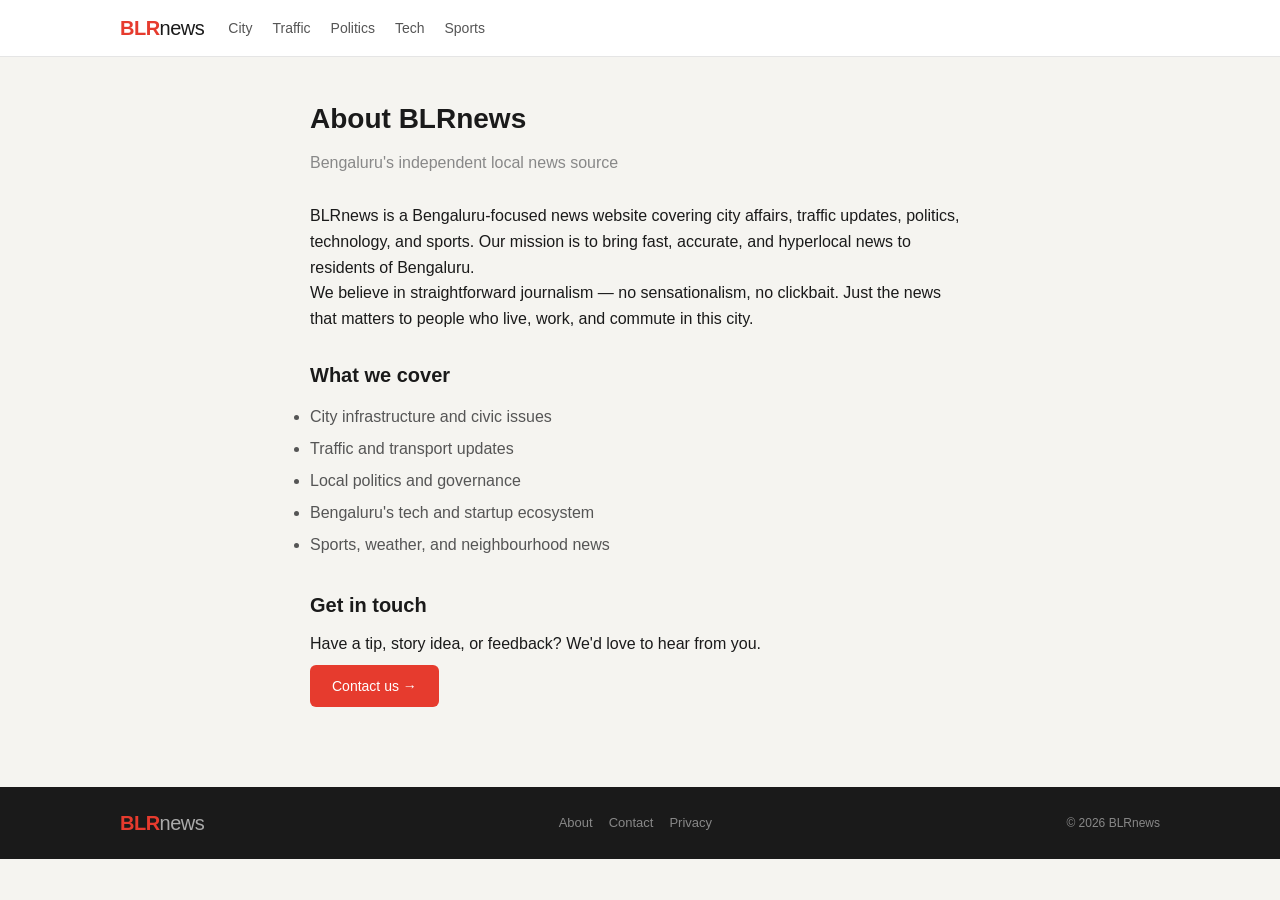
<file: about.html>
<!DOCTYPE html>
<html lang="en">
<head>
  <meta charset="UTF-8" />
  <meta name="viewport" content="width=device-width, initial-scale=1.0" />
  <title>About — BLRnews</title>
  <link rel="stylesheet" href="style.css" />
</head>
<body>

  <header class="nav">
    <div class="container nav-inner">
      <a href="index.html" class="logo">BLR<span>news</span></a>
      <nav class="nav-links">
        <a href="#">City</a><a href="#">Traffic</a><a href="#">Politics</a><a href="#">Tech</a><a href="#">Sports</a>
      </nav>
    </div>
  </header>

  <main class="container" style="max-width:700px; padding: 40px 20px;">
    <h1 style="font-size:28px; margin-bottom:8px;">About BLRnews</h1>
    <p style="color:#888; margin-bottom:28px;">Bengaluru's independent local news source</p>

    <p>BLRnews is a Bengaluru-focused news website covering city affairs, traffic updates, politics, technology, and sports. Our mission is to bring fast, accurate, and hyperlocal news to residents of Bengaluru.</p>

    <p>We believe in straightforward journalism — no sensationalism, no clickbait. Just the news that matters to people who live, work, and commute in this city.</p>

    <h2 style="font-size:20px; margin:28px 0 10px;">What we cover</h2>
    <ul style="line-height:2; color:#555;">
      <li>City infrastructure and civic issues</li>
      <li>Traffic and transport updates</li>
      <li>Local politics and governance</li>
      <li>Bengaluru's tech and startup ecosystem</li>
      <li>Sports, weather, and neighbourhood news</li>
    </ul>

    <h2 style="font-size:20px; margin:28px 0 10px;">Get in touch</h2>
    <p>Have a tip, story idea, or feedback? We'd love to hear from you.</p>
    <a href="contact.html" style="display:inline-block; margin-top:8px; padding:10px 22px; background:#e63b2e; color:#fff; border-radius:6px; text-decoration:none; font-size:14px;">Contact us →</a>
  </main>

  <footer class="footer">
    <div class="container footer-inner">
      <span class="logo">BLR<span>news</span></span>
      <nav class="footer-links">
        <a href="about.html">About</a>
        <a href="contact.html">Contact</a>
        <a href="#">Privacy</a>
      </nav>
      <span class="footer-copy">© 2026 BLRnews</span>
    </div>
  </footer>

</body>
</html>
</file>
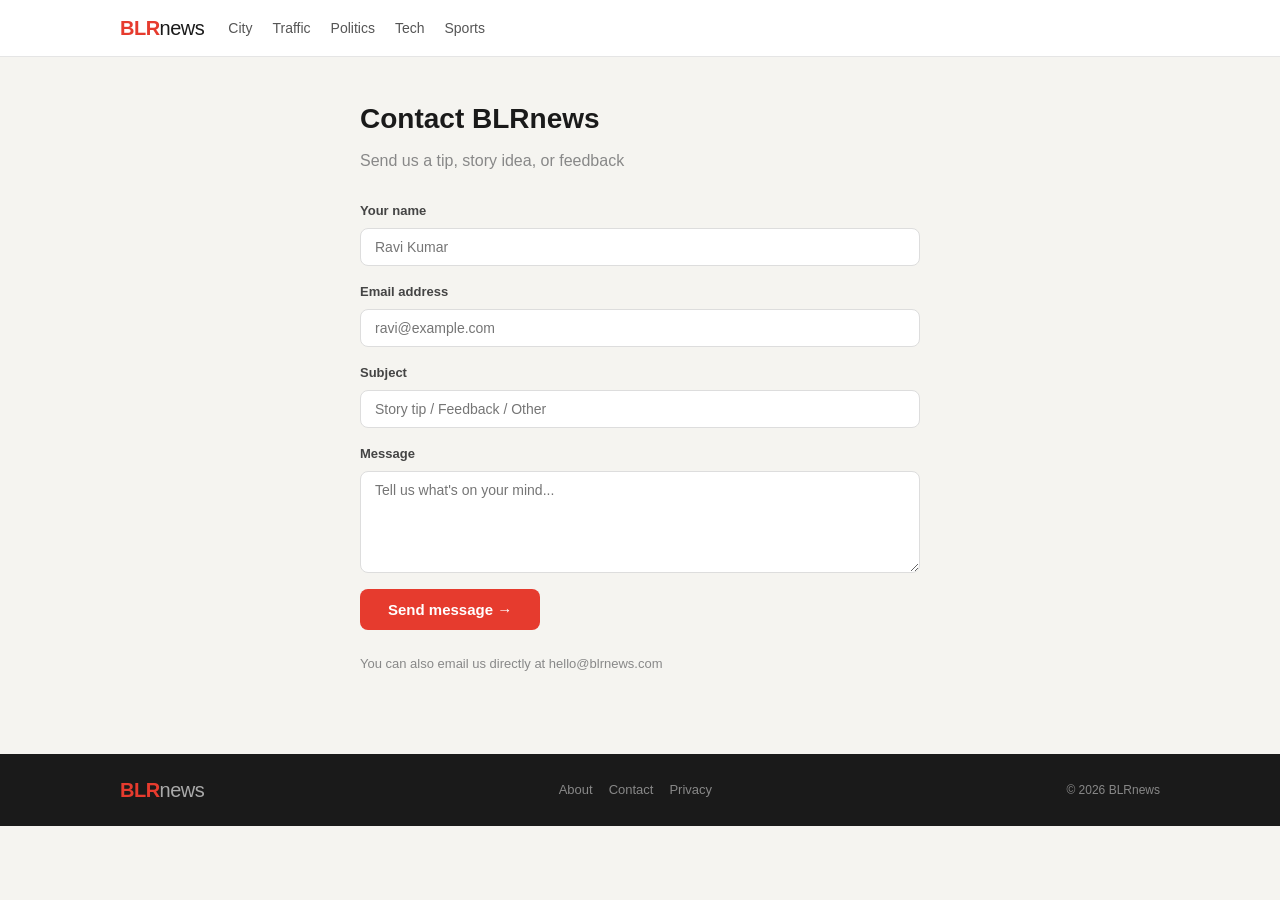
<file: contact.html>
<!DOCTYPE html>
<html lang="en">
<head>
  <meta charset="UTF-8" />
  <meta name="viewport" content="width=device-width, initial-scale=1.0" />
  <title>Contact — BLRnews</title>
  <link rel="stylesheet" href="style.css" />
</head>
<body>

  <header class="nav">
    <div class="container nav-inner">
      <a href="index.html" class="logo">BLR<span>news</span></a>
      <nav class="nav-links">
        <a href="#">City</a><a href="#">Traffic</a><a href="#">Politics</a><a href="#">Tech</a><a href="#">Sports</a>
      </nav>
    </div>
  </header>

  <main class="container" style="max-width:600px; padding: 40px 20px;">
    <h1 style="font-size:28px; margin-bottom:6px;">Contact BLRnews</h1>
    <p style="color:#888; margin-bottom:28px;">Send us a tip, story idea, or feedback</p>

    <!-- Replace the action URL below with your Formspree or Google Form embed URL -->
    <form action="https://formspree.io/f/YOUR_FORM_ID" method="POST" class="contact-form">
      <label>Your name
        <input type="text" name="name" placeholder="Ravi Kumar" required />
      </label>
      <label>Email address
        <input type="email" name="email" placeholder="ravi@example.com" required />
      </label>
      <label>Subject
        <input type="text" name="subject" placeholder="Story tip / Feedback / Other" />
      </label>
      <label>Message
        <textarea name="message" rows="5" placeholder="Tell us what's on your mind..." required></textarea>
      </label>
      <button type="submit">Send message →</button>
    </form>

    <p style="margin-top:24px; font-size:13px; color:#888;">
      You can also email us directly at <a href="mailto:hello@blrnews.com">hello@blrnews.com</a>
    </p>
  </main>

  <footer class="footer">
    <div class="container footer-inner">
      <span class="logo">BLR<span>news</span></span>
      <nav class="footer-links">
        <a href="about.html">About</a>
        <a href="contact.html">Contact</a>
        <a href="#">Privacy</a>
      </nav>
      <span class="footer-copy">© 2026 BLRnews</span>
    </div>
  </footer>

</body>
</html>
</file>
<file: style.css>
/* ===== RESET & BASE ===== */
*, *::before, *::after { box-sizing: border-box; margin: 0; padding: 0; }

body {
  font-family: -apple-system, BlinkMacSystemFont, 'Segoe UI', Roboto, sans-serif;
  background: #f5f4f0;
  color: #1a1a1a;
  line-height: 1.6;
}

a { color: inherit; text-decoration: none; }
img { max-width: 100%; display: block; }

.container {
  max-width: 1080px;
  margin: 0 auto;
  padding: 0 20px;
}

/* ===== NAVIGATION ===== */
.nav {
  background: #fff;
  border-bottom: 1px solid #e5e5e5;
  position: sticky;
  top: 0;
  z-index: 100;
}

.nav-inner {
  display: flex;
  align-items: center;
  gap: 24px;
  height: 56px;
}

.logo {
  font-size: 20px;
  font-weight: 700;
  color: #e63b2e;
  letter-spacing: -0.5px;
}
.logo span { color: #1a1a1a; font-weight: 400; }

.nav-links {
  display: flex;
  gap: 20px;
  flex: 1;
}

.nav-links a {
  font-size: 14px;
  color: #555;
  font-weight: 500;
}
.nav-links a:hover { color: #e63b2e; }

.nav-search {
  background: none;
  border: none;
  font-size: 18px;
  cursor: pointer;
  margin-left: auto;
}

/* ===== TICKER ===== */
.ticker {
  background: #1a1a2e;
  color: #ccc;
  font-size: 12px;
  padding: 6px 0;
  overflow: hidden;
}

.ticker-inner {
  display: flex;
  gap: 12px;
  align-items: center;
}

.ticker-label {
  background: #e63b2e;
  color: #fff;
  font-weight: 700;
  font-size: 10px;
  padding: 2px 7px;
  border-radius: 3px;
  white-space: nowrap;
}

/* ===== HERO ===== */
.hero {
  background: #042C53;
  border-radius: 12px;
  padding: 36px 32px;
  margin: 24px 0 0;
  display: flex;
  gap: 24px;
  align-items: center;
  justify-content: space-between;
}

.hero-content { flex: 1; }

.badge {
  display: inline-block;
  background: #e63b2e;
  color: #fff;
  font-size: 11px;
  font-weight: 700;
  padding: 3px 10px;
  border-radius: 4px;
  margin-bottom: 12px;
}

.hero h1 {
  font-size: 24px;
  font-weight: 700;
  color: #B5D4F4;
  line-height: 1.3;
  margin-bottom: 12px;
}

.hero-meta { font-size: 13px; color: #378ADD; }

.hero-img { flex-shrink: 0; }
.hero-img img { width: 280px; border-radius: 8px; }

/* ===== SECTIONS ===== */
.section { margin: 32px 0; }

.section-head {
  display: flex;
  justify-content: space-between;
  align-items: center;
  margin-bottom: 16px;
}

.section-title {
  font-size: 15px;
  font-weight: 700;
  border-left: 3px solid #e63b2e;
  padding-left: 10px;
}

.section-more { font-size: 13px; color: #e63b2e; }

/* ===== NEWS GRID ===== */
.news-grid {
  display: grid;
  grid-template-columns: repeat(3, 1fr);
  gap: 16px;
}

.news-card {
  background: #fff;
  border-radius: 10px;
  overflow: hidden;
  border: 1px solid #eee;
  transition: box-shadow 0.2s;
  display: block;
}

.news-card:hover { box-shadow: 0 4px 16px rgba(0,0,0,0.08); }

.news-card img {
  width: 100%;
  height: 160px;
  object-fit: cover;
}

.news-card-body { padding: 12px 14px 14px; }

.cat {
  font-size: 11px;
  font-weight: 700;
  color: #e63b2e;
  text-transform: uppercase;
  letter-spacing: .04em;
  margin-bottom: 4px;
}

.news-card h3 {
  font-size: 14px;
  font-weight: 600;
  line-height: 1.4;
  color: #1a1a1a;
}

.news-time {
  font-size: 11px;
  color: #999;
  margin-top: 6px;
}

/* Wide card (in-depth) */
.news-card-wide {
  display: flex;
  align-items: flex-start;
  gap: 12px;
}

.news-card-wide img {
  width: 120px;
  height: 90px;
  object-fit: cover;
  flex-shrink: 0;
  border-radius: 8px;
}

/* ===== CATEGORY CHIPS ===== */
.cat-row {
  display: flex;
  flex-wrap: wrap;
  gap: 10px;
}

.cat-chip {
  background: #fff;
  border: 1px solid #e5e5e5;
  border-radius: 24px;
  padding: 8px 16px;
  font-size: 13px;
  color: #444;
  font-weight: 500;
  transition: background 0.15s;
}
.cat-chip:hover { background: #e63b2e; color: #fff; border-color: #e63b2e; }

/* ===== TWO COLUMN LAYOUT ===== */
.two-col {
  display: grid;
  grid-template-columns: 2fr 1fr;
  gap: 24px;
}

/* ===== TRENDING ===== */
.trending-list { background: #fff; border-radius: 10px; border: 1px solid #eee; overflow: hidden; }

.trending-item {
  display: flex;
  align-items: center;
  gap: 12px;
  padding: 12px 14px;
  border-bottom: 1px solid #f0f0f0;
  font-size: 13px;
  color: #333;
  transition: background 0.15s;
}
.trending-item:last-child { border-bottom: none; }
.trending-item:hover { background: #fafafa; }

.trend-num {
  font-size: 18px;
  font-weight: 800;
  color: #eee;
  min-width: 24px;
}

/* ===== NEWSLETTER ===== */
.newsletter {
  background: #042C53;
  border-radius: 12px;
  padding: 36px;
  text-align: center;
  margin: 32px 0;
  color: #fff;
}

.newsletter h2 { font-size: 20px; margin-bottom: 8px; }
.newsletter p { font-size: 14px; color: #aac4e0; margin-bottom: 20px; }

.nl-form {
  display: flex;
  gap: 10px;
  max-width: 420px;
  margin: 0 auto;
}

.nl-form input {
  flex: 1;
  padding: 11px 14px;
  border-radius: 6px;
  border: none;
  font-size: 14px;
}

.nl-form button, .newsletter button {
  background: #e63b2e;
  color: #fff;
  border: none;
  padding: 11px 20px;
  border-radius: 6px;
  font-size: 14px;
  font-weight: 600;
  cursor: pointer;
  white-space: nowrap;
}

/* ===== FOOTER ===== */
.footer {
  background: #1a1a1a;
  color: #888;
  padding: 20px 0;
  margin-top: 40px;
}

.footer-inner {
  display: flex;
  align-items: center;
  justify-content: space-between;
  gap: 16px;
  flex-wrap: wrap;
}

.footer .logo { color: #e63b2e; }
.footer .logo span { color: #aaa; }

.footer-links { display: flex; gap: 16px; }
.footer-links a { font-size: 13px; color: #888; }
.footer-links a:hover { color: #fff; }

.footer-copy { font-size: 12px; }

/* ===== BREADCRUMB ===== */
.breadcrumb {
  padding: 10px 0;
  font-size: 12px;
  color: #888;
  background: #fff;
  border-bottom: 1px solid #eee;
}
.breadcrumb a { color: #e63b2e; }
.breadcrumb span { color: #555; }

/* ===== ARTICLE PAGE ===== */
.article-layout {
  display: grid;
  grid-template-columns: minmax(0, 2fr) minmax(0, 1fr);
  gap: 32px;
  padding-top: 32px;
  padding-bottom: 40px;
  align-items: start;
}

.article-body h1 {
  font-size: 26px;
  font-weight: 800;
  line-height: 1.3;
  margin: 10px 0 14px;
}

.article-body h2 {
  font-size: 18px;
  font-weight: 700;
  margin: 24px 0 10px;
}

.article-meta {
  display: flex;
  gap: 16px;
  font-size: 12px;
  color: #888;
  margin-bottom: 14px;
  padding-bottom: 14px;
  border-bottom: 1px solid #eee;
  flex-wrap: wrap;
}

.share-bar {
  display: flex;
  gap: 8px;
  margin-bottom: 16px;
}

.share-bar button {
  font-size: 12px;
  padding: 6px 12px;
  border: 1px solid #ddd;
  border-radius: 6px;
  background: #fff;
  cursor: pointer;
  color: #444;
}
.share-bar button:hover { background: #f5f5f5; }

.article-hero-img {
  width: 100%;
  border-radius: 10px;
  margin-bottom: 20px;
}

.article-body p {
  font-size: 16px;
  line-height: 1.8;
  color: #333;
  margin-bottom: 16px;
}

.article-body blockquote {
  border-left: 3px solid #e63b2e;
  padding: 10px 16px;
  margin: 20px 0;
  font-size: 17px;
  font-weight: 600;
  color: #1a1a1a;
  line-height: 1.5;
  background: #fff8f8;
  border-radius: 0 8px 8px 0;
}

.article-tags {
  display: flex;
  flex-wrap: wrap;
  gap: 8px;
  margin-top: 24px;
}

.article-tags span {
  font-size: 12px;
  padding: 4px 12px;
  background: #f0f0f0;
  border-radius: 20px;
  color: #555;
}

/* ===== SIDEBAR ===== */
.article-sidebar { position: sticky; top: 72px; }

.sidebar-card {
  background: #fff;
  border: 1px solid #eee;
  border-radius: 10px;
  padding: 14px;
  margin-bottom: 16px;
}

.sidebar-card h3 {
  font-size: 13px;
  font-weight: 700;
  margin-bottom: 12px;
  padding-bottom: 8px;
  border-bottom: 1px solid #f0f0f0;
}

.related-item {
  display: flex;
  gap: 10px;
  align-items: flex-start;
  padding: 8px 0;
  border-bottom: 1px solid #f5f5f5;
  font-size: 12px;
  color: #444;
  line-height: 1.4;
}
.related-item:last-child { border-bottom: none; }
.related-item img { width: 56px; height: 44px; border-radius: 5px; object-fit: cover; flex-shrink: 0; }
.related-item:hover span { color: #e63b2e; }

.sidebar-nl { background: #042C53; color: #fff; }
.sidebar-nl h3 { color: #B5D4F4; border-color: rgba(255,255,255,0.1); }
.sidebar-nl p { font-size: 12px; color: #aac4e0; margin-bottom: 10px; }
.sidebar-nl input {
  width: 100%;
  padding: 9px 12px;
  border-radius: 6px;
  border: none;
  font-size: 13px;
  margin-bottom: 8px;
}
.sidebar-nl button {
  width: 100%;
  padding: 9px;
  background: #e63b2e;
  color: #fff;
  border: none;
  border-radius: 6px;
  font-size: 13px;
  font-weight: 600;
  cursor: pointer;
}

/* ===== CONTACT FORM ===== */
.contact-form { display: flex; flex-direction: column; gap: 16px; }
.contact-form label { font-size: 13px; font-weight: 600; color: #444; display: flex; flex-direction: column; gap: 6px; }
.contact-form input, .contact-form textarea {
  padding: 10px 14px;
  border: 1px solid #ddd;
  border-radius: 8px;
  font-size: 14px;
  font-family: inherit;
  background: #fff;
}
.contact-form textarea { resize: vertical; }
.contact-form button {
  padding: 12px 28px;
  background: #e63b2e;
  color: #fff;
  border: none;
  border-radius: 8px;
  font-size: 15px;
  font-weight: 600;
  cursor: pointer;
  align-self: flex-start;
}

/* ===== RESPONSIVE ===== */
@media (max-width: 768px) {
  .hero { flex-direction: column; padding: 24px 20px; }
  .hero-img img { width: 100%; }
  .news-grid { grid-template-columns: 1fr; }
  .two-col { grid-template-columns: 1fr; }
  .article-layout { grid-template-columns: 1fr; }
  .article-sidebar { position: static; }
  .nav-links { display: none; }
  .nl-form { flex-direction: column; }
}
</file>
